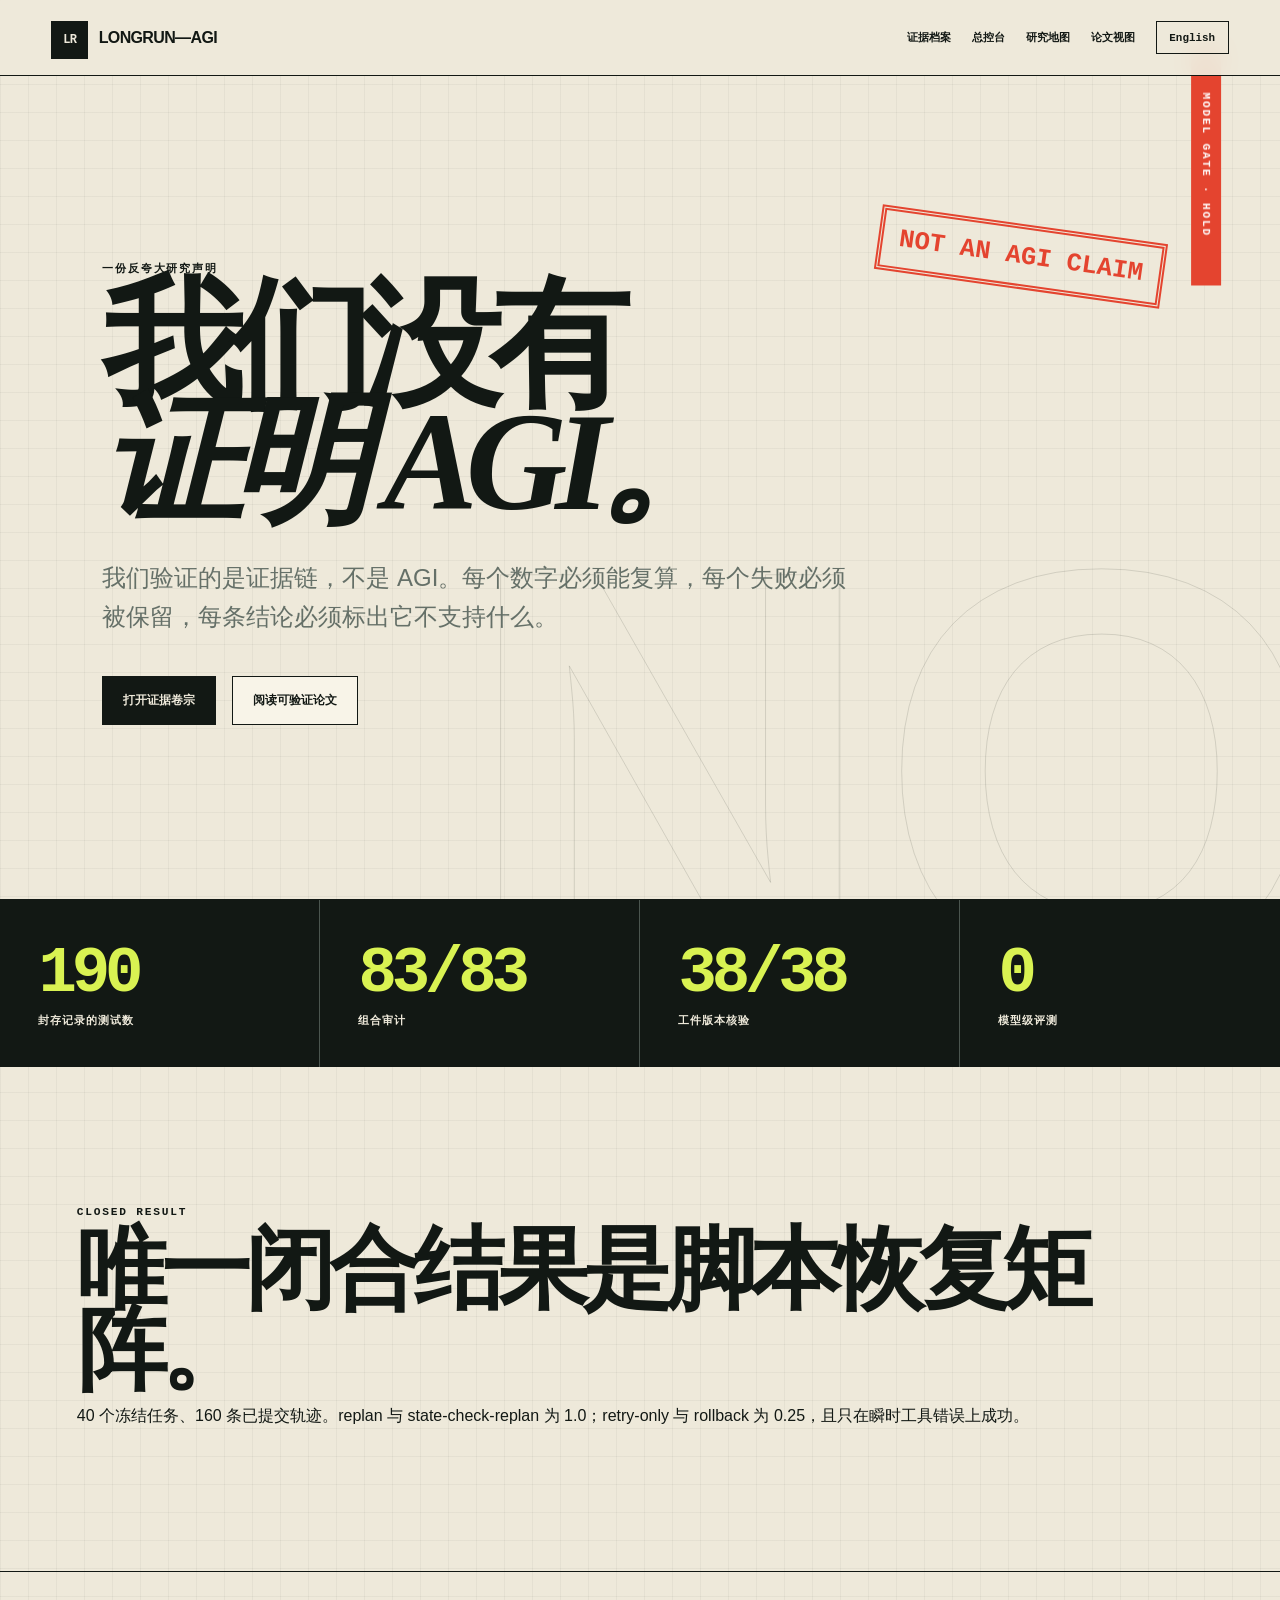
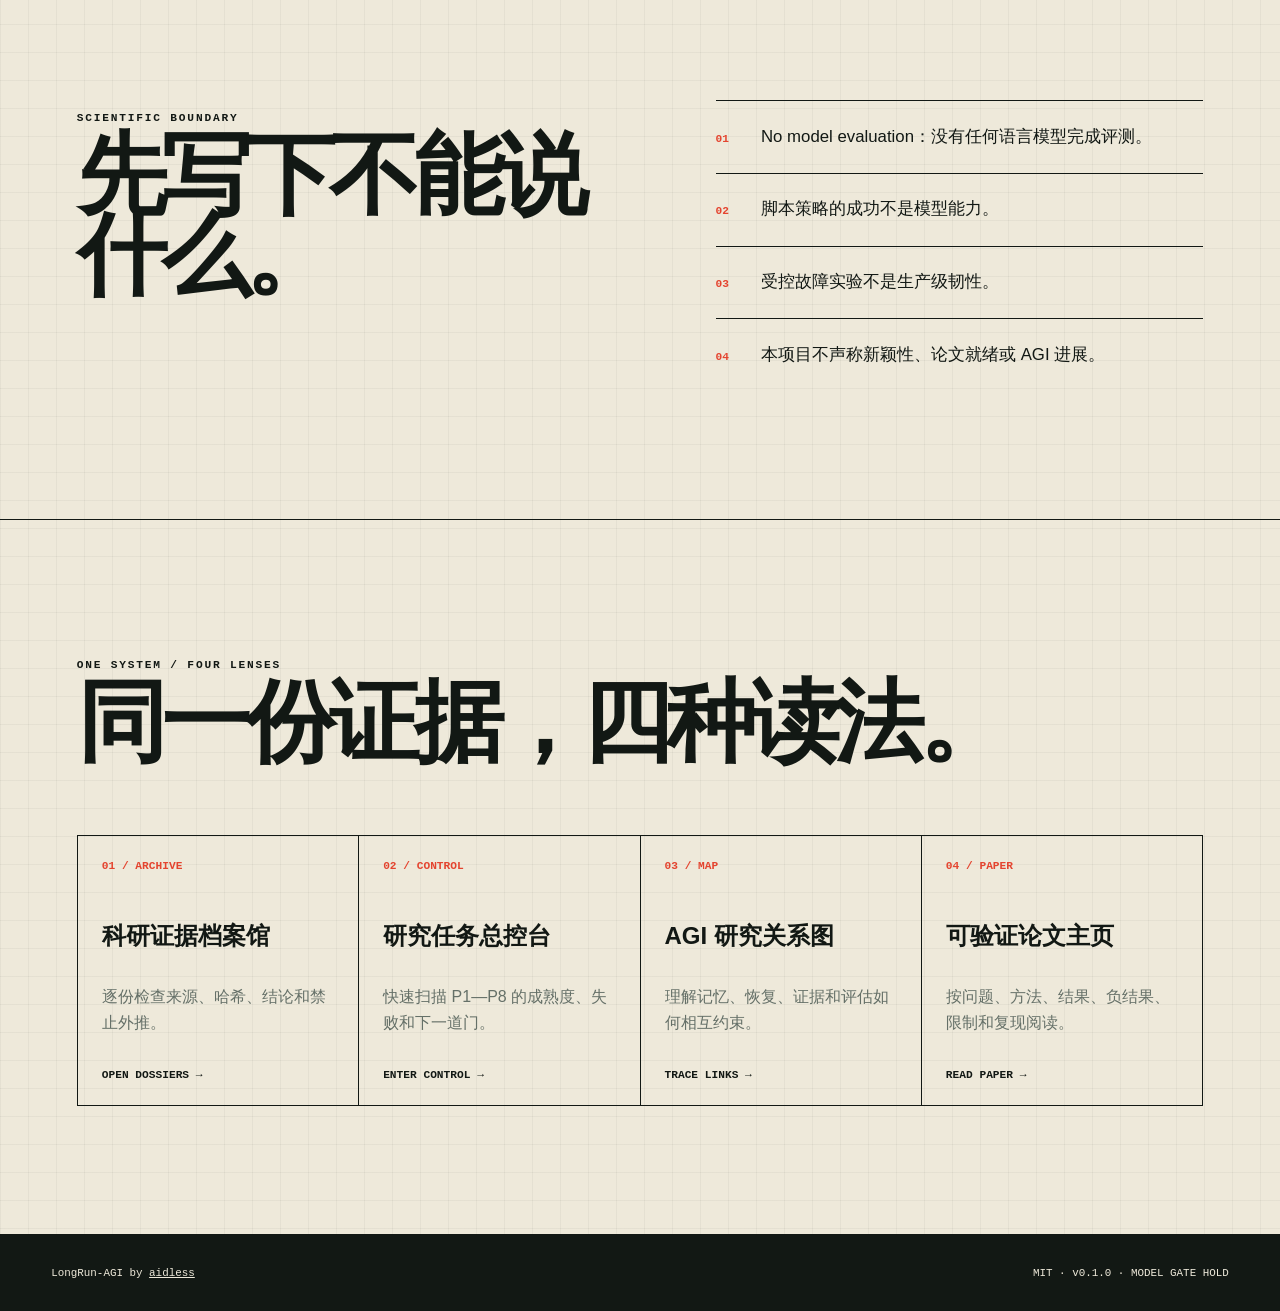
<file: docs/index.html>
<!doctype html><html lang="zh-CN"><head><meta charset="utf-8"><meta name="viewport" content="width=device-width,initial-scale=1"><meta name="description" content="LongRun-AGI 可验证研究操作系统"><title>LongRun-AGI｜我们没有证明 AGI</title><link rel="stylesheet" href="assets/site.css"><script src="assets/evidence.js" defer></script><script src="assets/site.js" defer></script></head><body data-page="home"><a class="skip-link" href="#main" data-zh="跳到正文" data-en="Skip to content">跳到正文</a>
<header class="topbar"><a class="brand" href="./"><b>LR</b>LONGRUN—AGI</a><nav class="nav" aria-label="主导航"><a href="archive/" data-zh="证据档案" data-en="Archive">证据档案</a><a href="control/" data-zh="总控台" data-en="Control">总控台</a><a href="map/" data-zh="研究地图" data-en="Map">研究地图</a><a href="paper/" data-zh="论文视图" data-en="Paper">论文视图</a><button class="lang" type="button" data-lang-toggle>English</button></nav></header><div class="gate-ribbon">MODEL GATE · HOLD</div>
<main id="main"><section class="hero"><div class="stamp">NOT AN AGI CLAIM</div><div class="hero-copy"><p class="kicker" data-zh="一份反夸大研究声明" data-en="An anti-hype research statement">一份反夸大研究声明</p><h1 class="display"><span data-zh="我们没有" data-en="We did not">我们没有</span><br><em data-zh="证明 AGI。" data-en="prove AGI.">证明 AGI。</em></h1><p class="lede" data-zh="我们验证的是证据链，不是 AGI。每个数字必须能复算，每个失败必须被保留，每条结论必须标出它不支持什么。" data-en="We verify evidence chains, not AGI. Every number must be recomputable, every failure retained, and every claim bounded by what it cannot support.">我们验证的是证据链，不是 AGI。每个数字必须能复算，每个失败必须被保留，每条结论必须标出它不支持什么。</p><div class="actions"><a class="action primary" href="archive/" data-zh="打开证据卷宗" data-en="Open evidence dossiers">打开证据卷宗</a><a class="action" href="paper/" data-zh="阅读可验证论文" data-en="Read verifiable paper">阅读可验证论文</a></div></div></section>
<section class="metrics" aria-label="验证摘要"><article class="metric"><strong>190</strong><span data-zh="封存记录的测试数" data-en="tests recorded in the portfolio-v4 seal">封存记录的测试数</span></article><article class="metric"><strong>83/83</strong><span data-zh="组合审计" data-en="portfolio checks">组合审计</span></article><article class="metric"><strong>38/38</strong><span data-zh="工件版本核验" data-en="artifact versions">工件版本核验</span></article><article class="metric"><strong>0</strong><span data-zh="模型级评测" data-en="model evaluations">模型级评测</span></article></section>
<section class="section" id="headline"><div><p class="kicker">CLOSED RESULT</p><h2 data-zh="唯一闭合结果是脚本恢复矩阵。" data-en="The only closed result is the scripted recovery matrix.">唯一闭合结果是脚本恢复矩阵。</h2><p data-zh="40 个冻结任务、160 条已提交轨迹。replan 与 state-check-replan 为 1.0；retry-only 与 rollback 为 0.25，且只在瞬时工具错误上成功。" data-en="40 frozen tasks and 160 committed traces. replan and state-check-replan are 1.0; retry-only and rollback are 0.25, and only on transient tool error. Scripted-policy contrast, not an LLM result.">40 个冻结任务、160 条已提交轨迹。replan 与 state-check-replan 为 1.0；retry-only 与 rollback 为 0.25，且只在瞬时工具错误上成功。</p></div></section>
<section class="section manifesto"><div><p class="kicker">SCIENTIFIC BOUNDARY</p><h2 data-zh="先写下不能说什么。" data-en="Write down what cannot be claimed first.">先写下不能说什么。</h2></div><ol><li><span data-zh="No model evaluation：没有任何语言模型完成评测。" data-en="No model evaluation has been completed.">No model evaluation：没有任何语言模型完成评测。</span></li><li><span data-zh="脚本策略的成功不是模型能力。" data-en="Scripted-policy success is not model capability.">脚本策略的成功不是模型能力。</span></li><li><span data-zh="受控故障实验不是生产级韧性。" data-en="Controlled faults do not establish production resilience.">受控故障实验不是生产级韧性。</span></li><li><span data-zh="本项目不声称新颖性、论文就绪或 AGI 进展。" data-en="This project claims no novelty, publication readiness, or AGI progress.">本项目不声称新颖性、论文就绪或 AGI 进展。</span></li></ol></section>
<section class="section"><div class="section-head"><div><p class="kicker">ONE SYSTEM / FOUR LENSES</p><h2 data-zh="同一份证据，四种读法。" data-en="One evidence base. Four ways in.">同一份证据，四种读法。</h2></div></div><div class="route-grid"><a class="route" href="archive/"><span class="num">01 / ARCHIVE</span><h3 data-zh="科研证据档案馆" data-en="Evidence archive">科研证据档案馆</h3><p data-zh="逐份检查来源、哈希、结论和禁止外推。" data-en="Inspect sources, hashes, findings, and prohibited extrapolations.">逐份检查来源、哈希、结论和禁止外推。</p><b>OPEN DOSSIERS →</b></a><a class="route" href="control/"><span class="num">02 / CONTROL</span><h3 data-zh="研究任务总控台" data-en="Mission control">研究任务总控台</h3><p data-zh="快速扫描 P1—P8 的成熟度、失败和下一道门。" data-en="Scan maturity, failures, and the next gate across P1—P8.">快速扫描 P1—P8 的成熟度、失败和下一道门。</p><b>ENTER CONTROL →</b></a><a class="route" href="map/"><span class="num">03 / MAP</span><h3 data-zh="AGI 研究关系图" data-en="Research map">AGI 研究关系图</h3><p data-zh="理解记忆、恢复、证据和评估如何相互约束。" data-en="See how memory, recovery, evidence, and evaluation constrain one another.">理解记忆、恢复、证据和评估如何相互约束。</p><b>TRACE LINKS →</b></a><a class="route" href="paper/"><span class="num">04 / PAPER</span><h3 data-zh="可验证论文主页" data-en="Verifiable paper">可验证论文主页</h3><p data-zh="按问题、方法、结果、负结果、限制和复现阅读。" data-en="Read problem, method, results, negatives, limits, and reproduction.">按问题、方法、结果、负结果、限制和复现阅读。</p><b>READ PAPER →</b></a></div></section></main><footer><span>LongRun-AGI by <a href="https://github.com/aidless">aidless</a></span><span>MIT · v0.1.0 · MODEL GATE HOLD</span></footer></body></html>
</file>
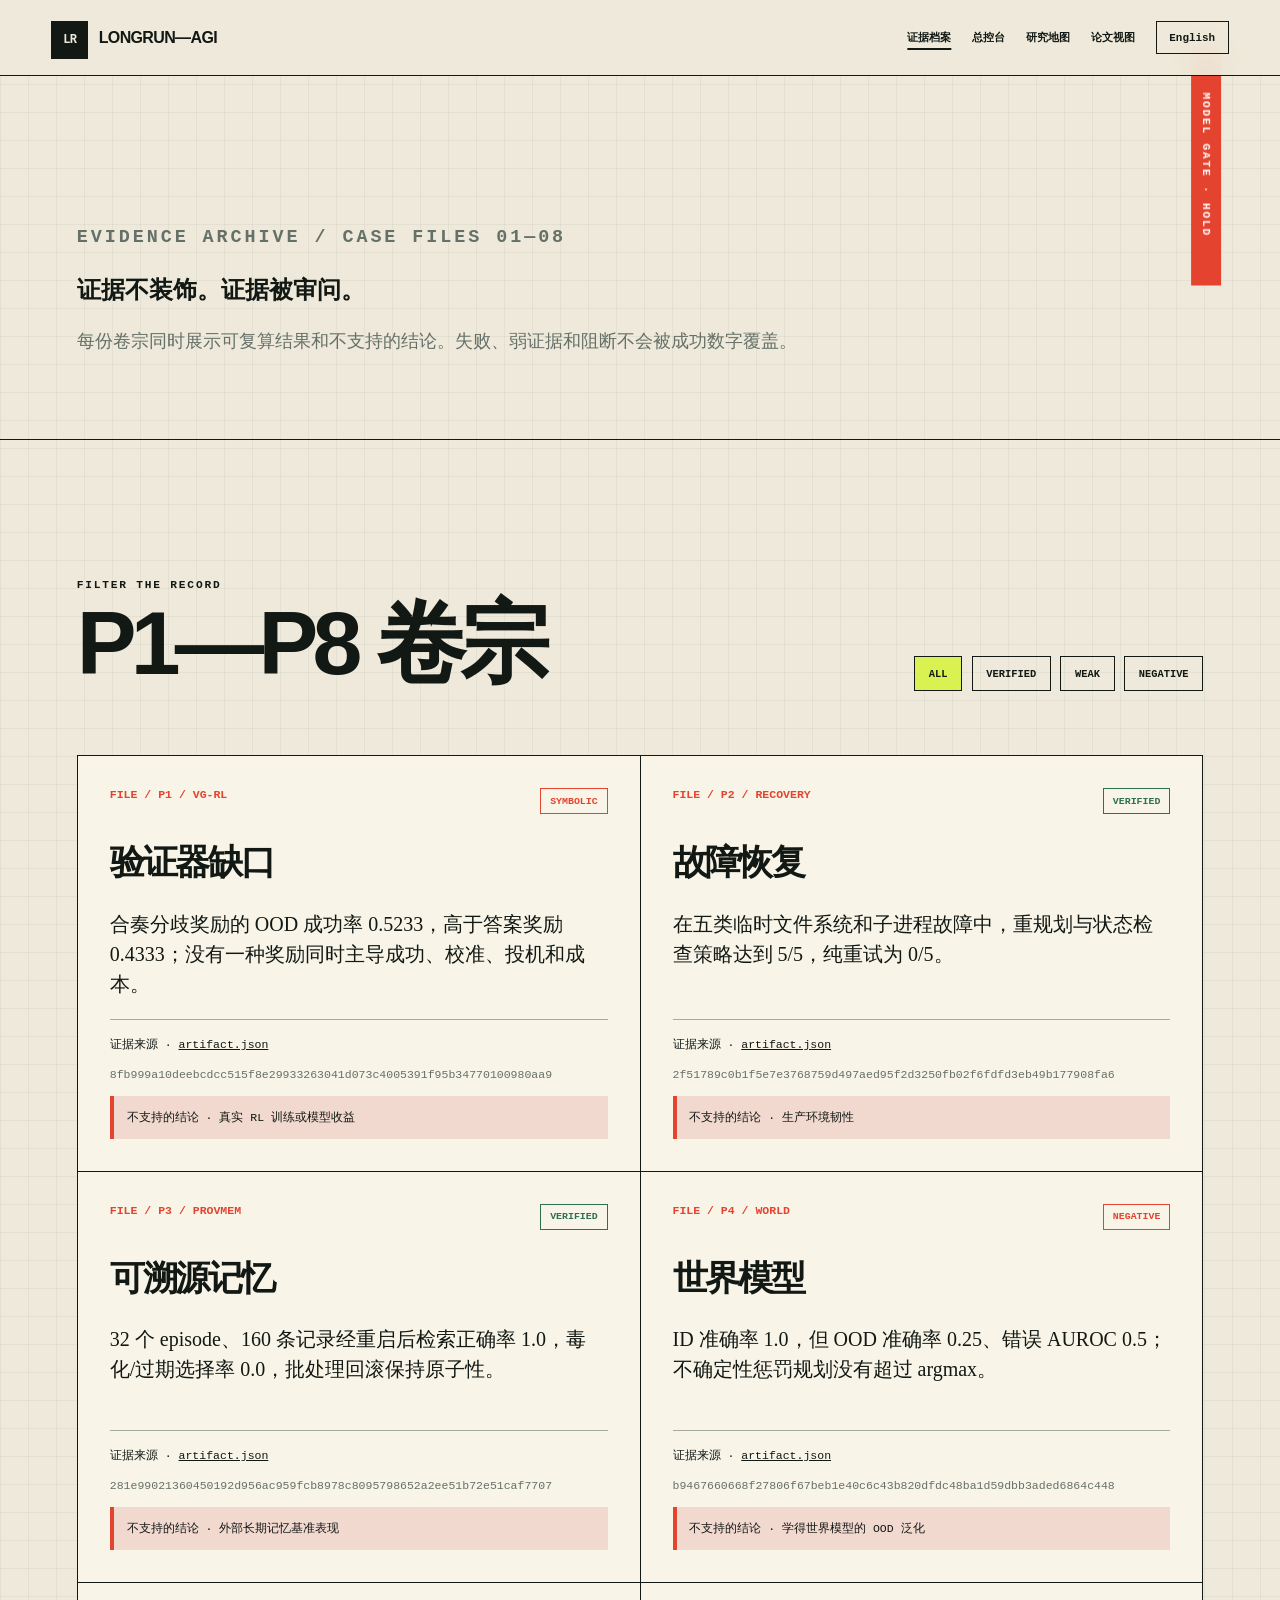
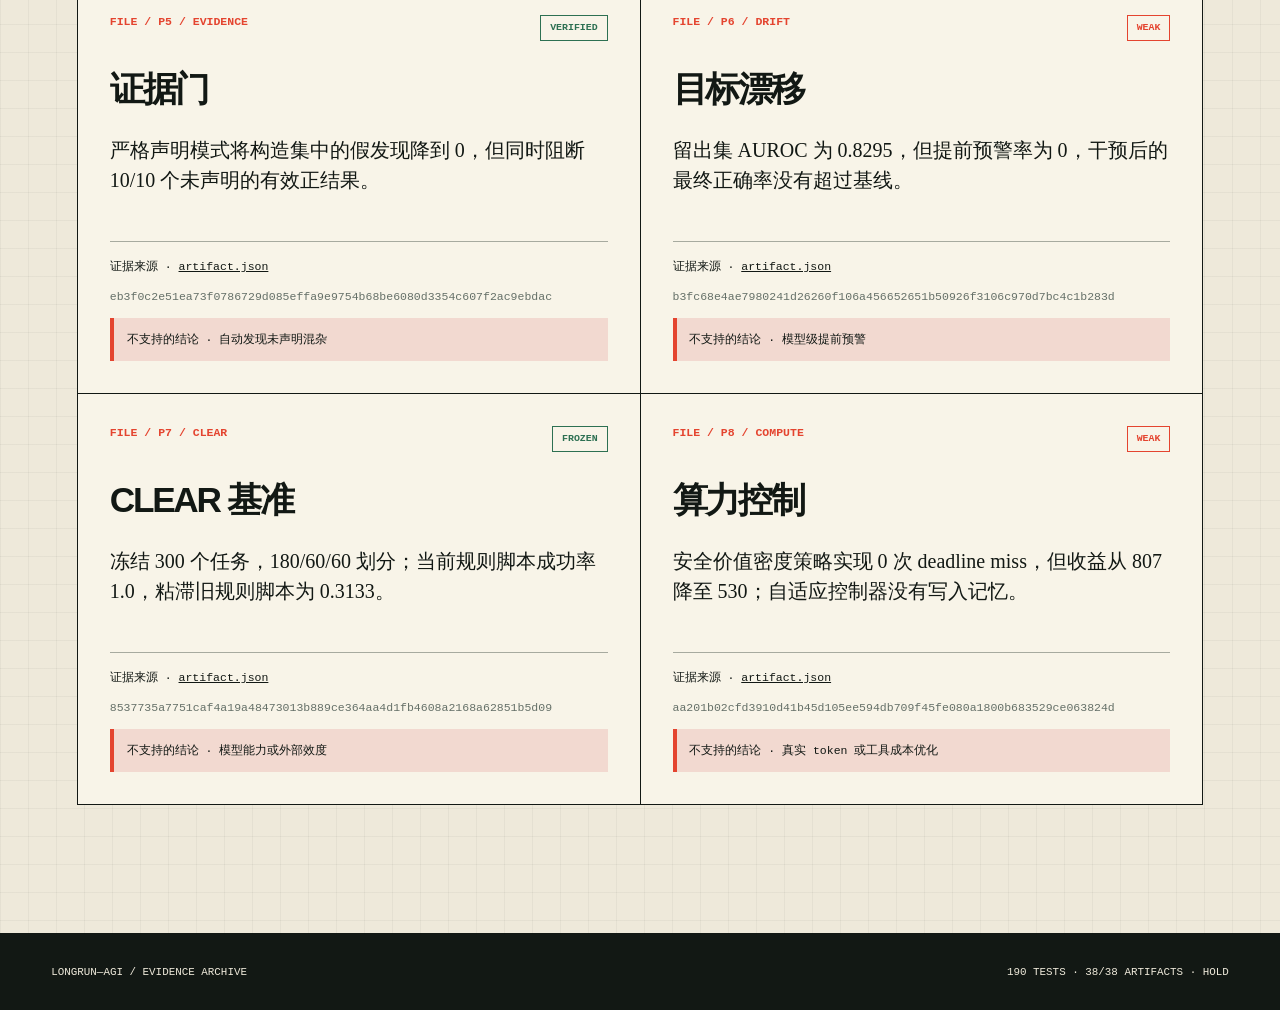
<file: docs/archive/index.html>
<!doctype html><html lang="zh-CN"><head><meta charset="utf-8"><meta name="viewport" content="width=device-width,initial-scale=1"><title>证据档案｜LongRun-AGI</title><link rel="stylesheet" href="../assets/site.css"><script src="../assets/evidence.js" defer></script><script src="../assets/site.js" defer></script></head><body data-page="archive"><a class="skip-link" href="#main">跳到正文</a><header class="topbar"><a class="brand" href="../"><b>LR</b>LONGRUN—AGI</a><nav class="nav" aria-label="主导航"><a href="./" aria-current="page" data-zh="证据档案" data-en="Archive">证据档案</a><a href="../control/" data-zh="总控台" data-en="Control">总控台</a><a href="../map/" data-zh="研究地图" data-en="Map">研究地图</a><a href="../paper/" data-zh="论文视图" data-en="Paper">论文视图</a><button class="lang" type="button" data-lang-toggle>English</button></nav></header><div class="gate-ribbon">MODEL GATE · HOLD</div><main id="main"><section class="subhero"><p class="kicker">EVIDENCE ARCHIVE / CASE FILES 01—08</p><h1 data-zh="证据不装饰。证据被审问。" data-en="Evidence is not decoration. It is interrogated.">证据不装饰。证据被审问。</h1><p data-zh="每份卷宗同时展示可复算结果和不支持的结论。失败、弱证据和阻断不会被成功数字覆盖。" data-en="Every dossier pairs recomputable results with unsupported conclusions. Failures, weak evidence, and blocks remain visible.">每份卷宗同时展示可复算结果和不支持的结论。失败、弱证据和阻断不会被成功数字覆盖。</p></section><section class="section"><div class="section-head"><div><p class="kicker">FILTER THE RECORD</p><h2 data-zh="P1—P8 卷宗" data-en="P1—P8 dossiers">P1—P8 卷宗</h2></div><div class="filters" aria-label="证据筛选"><button class="active" data-filter="all">ALL</button><button data-filter="verified">VERIFIED</button><button data-filter="weak">WEAK</button><button data-filter="negative">NEGATIVE</button></div></div><div class="dossiers">
<article class="dossier" data-kind="weak"><header><span class="file-id">FILE / P1 / VG-RL</span><span class="status weak">SYMBOLIC</span></header><h2 data-zh="验证器缺口" data-en="Verifier-Gap RL">验证器缺口</h2><p class="finding" data-zh="合奏分歧奖励的 OOD 成功率 0.5233，高于答案奖励 0.4333；没有一种奖励同时主导成功、校准、投机和成本。" data-en="Ensemble disagreement reaches 0.5233 OOD success versus 0.4333 for answer reward; no reward dominates all criteria.">合奏分歧奖励的 OOD 成功率 0.5233，高于答案奖励 0.4333；没有一种奖励同时主导成功、校准、投机和成本。</p><div class="evidence-row"><span>证据来源 · <a href="../artifacts/verifier-rewards-v0/v2/artifact.json">artifact.json</a></span><span class="hash">8fb999a10deebcdcc515f8e29933263041d073c4005391f95b34770100980aa9</span><span class="unsupported">不支持的结论 · 真实 RL 训练或模型收益</span></div></article>
<article class="dossier" data-kind="verified"><header><span class="file-id">FILE / P2 / RECOVERY</span><span class="status verified">VERIFIED</span></header><h2 data-zh="故障恢复" data-en="FailRecover">故障恢复</h2><p class="finding" data-zh="在五类临时文件系统和子进程故障中，重规划与状态检查策略达到 5/5，纯重试为 0/5。" data-en="Across five temporary filesystem and subprocess faults, replan reaches 5/5 while retry-only reaches 0/5.">在五类临时文件系统和子进程故障中，重规划与状态检查策略达到 5/5，纯重试为 0/5。</p><div class="evidence-row"><span>证据来源 · <a href="../artifacts/real-faults-v0/v1/artifact.json">artifact.json</a></span><span class="hash">2f51789c0b1f5e7e3768759d497aed95f2d3250fb02f6fdfd3eb49b177908fa6</span><span class="unsupported">不支持的结论 · 生产环境韧性</span></div></article>
<article class="dossier" data-kind="verified"><header><span class="file-id">FILE / P3 / PROVMEM</span><span class="status verified">VERIFIED</span></header><h2 data-zh="可溯源记忆" data-en="ProvMem">可溯源记忆</h2><p class="finding" data-zh="32 个 episode、160 条记录经重启后检索正确率 1.0，毒化/过期选择率 0.0，批处理回滚保持原子性。" data-en="Across 32 episodes and 160 records, reopened retrieval is 1.0, poison/stale selection is 0.0, and rollback remains atomic.">32 个 episode、160 条记录经重启后检索正确率 1.0，毒化/过期选择率 0.0，批处理回滚保持原子性。</p><div class="evidence-row"><span>证据来源 · <a href="../artifacts/persistent-memory-v0/v1/artifact.json">artifact.json</a></span><span class="hash">281e99021360450192d956ac959fcb8978c8095798652a2ee51b72e51caf7707</span><span class="unsupported">不支持的结论 · 外部长期记忆基准表现</span></div></article>
<article class="dossier" data-kind="negative"><header><span class="file-id">FILE / P4 / WORLD</span><span class="status negative">NEGATIVE</span></header><h2 data-zh="世界模型" data-en="World Model">世界模型</h2><p class="finding" data-zh="ID 准确率 1.0，但 OOD 准确率 0.25、错误 AUROC 0.5；不确定性惩罚规划没有超过 argmax。" data-en="ID accuracy is 1.0, but OOD accuracy is 0.25 and error AUROC 0.5; uncertainty-penalized planning does not beat argmax.">ID 准确率 1.0，但 OOD 准确率 0.25、错误 AUROC 0.5；不确定性惩罚规划没有超过 argmax。</p><div class="evidence-row"><span>证据来源 · <a href="../artifacts/world-model-calibration-v0/v1/artifact.json">artifact.json</a></span><span class="hash">b9467660668f27806f67beb1e40c6c43b820dfdc48ba1d59dbb3aded6864c448</span><span class="unsupported">不支持的结论 · 学得世界模型的 OOD 泛化</span></div></article>
<article class="dossier" data-kind="verified"><header><span class="file-id">FILE / P5 / EVIDENCE</span><span class="status verified">VERIFIED</span></header><h2 data-zh="证据门" data-en="Evidence Gate">证据门</h2><p class="finding" data-zh="严格声明模式将构造集中的假发现降到 0，但同时阻断 10/10 个未声明的有效正结果。" data-en="The strict claim schema reduces constructed false discoveries to 0 while blocking 10/10 valid undeclared positives.">严格声明模式将构造集中的假发现降到 0，但同时阻断 10/10 个未声明的有效正结果。</p><div class="evidence-row"><span>证据来源 · <a href="../artifacts/claim-schema-v0/v1/artifact.json">artifact.json</a></span><span class="hash">eb3f0c2e51ea73f0786729d085effa9e9754b68be6080d3354c607f2ac9ebdac</span><span class="unsupported">不支持的结论 · 自动发现未声明混杂</span></div></article>
<article class="dossier" data-kind="weak"><header><span class="file-id">FILE / P6 / DRIFT</span><span class="status weak">WEAK</span></header><h2 data-zh="目标漂移" data-en="Goal Drift">目标漂移</h2><p class="finding" data-zh="留出集 AUROC 为 0.8295，但提前预警率为 0，干预后的最终正确率没有超过基线。" data-en="Held-out AUROC is 0.8295, but early-warning rate is 0 and intervention does not improve final correctness.">留出集 AUROC 为 0.8295，但提前预警率为 0，干预后的最终正确率没有超过基线。</p><div class="evidence-row"><span>证据来源 · <a href="../artifacts/goal-drift-monitor-v0/v1/artifact.json">artifact.json</a></span><span class="hash">b3fc68e4ae7980241d26260f106a456652651b50926f3106c970d7bc4c1b283d</span><span class="unsupported">不支持的结论 · 模型级提前预警</span></div></article>
<article class="dossier" data-kind="verified"><header><span class="file-id">FILE / P7 / CLEAR</span><span class="status verified">FROZEN</span></header><h2 data-zh="CLEAR 基准" data-en="CLEAR-Bench">CLEAR 基准</h2><p class="finding" data-zh="冻结 300 个任务，180/60/60 划分；当前规则脚本成功率 1.0，粘滞旧规则脚本为 0.3133。" data-en="A frozen 300-task 180/60/60 split; current-rule scripted success is 1.0 versus 0.3133 for sticky-old-rule.">冻结 300 个任务，180/60/60 划分；当前规则脚本成功率 1.0，粘滞旧规则脚本为 0.3133。</p><div class="evidence-row"><span>证据来源 · <a href="../artifacts/clear-300-v1/v1/artifact.json">artifact.json</a></span><span class="hash">8537735a7751caf4a19a48473013b889ce364aa4d1fb4608a2168a62851b5d09</span><span class="unsupported">不支持的结论 · 模型能力或外部效度</span></div></article>
<article class="dossier" data-kind="weak"><header><span class="file-id">FILE / P8 / COMPUTE</span><span class="status weak">WEAK</span></header><h2 data-zh="算力控制" data-en="Compute Control">算力控制</h2><p class="finding" data-zh="安全价值密度策略实现 0 次 deadline miss，但收益从 807 降至 530；自适应控制器没有写入记忆。" data-en="Safe value density reaches zero deadline misses but reward falls from 807 to 530; the adaptive controller writes no memory.">安全价值密度策略实现 0 次 deadline miss，但收益从 807 降至 530；自适应控制器没有写入记忆。</p><div class="evidence-row"><span>证据来源 · <a href="../artifacts/adaptive-controller-v0/v1/artifact.json">artifact.json</a></span><span class="hash">aa201b02cfd3910d41b45d105ee594db709f45fe080a1800b683529ce063824d</span><span class="unsupported">不支持的结论 · 真实 token 或工具成本优化</span></div></article>
</div></section></main><footer><span>LONGRUN—AGI / EVIDENCE ARCHIVE</span><span>190 TESTS · 38/38 ARTIFACTS · HOLD</span></footer></body></html>
</file>
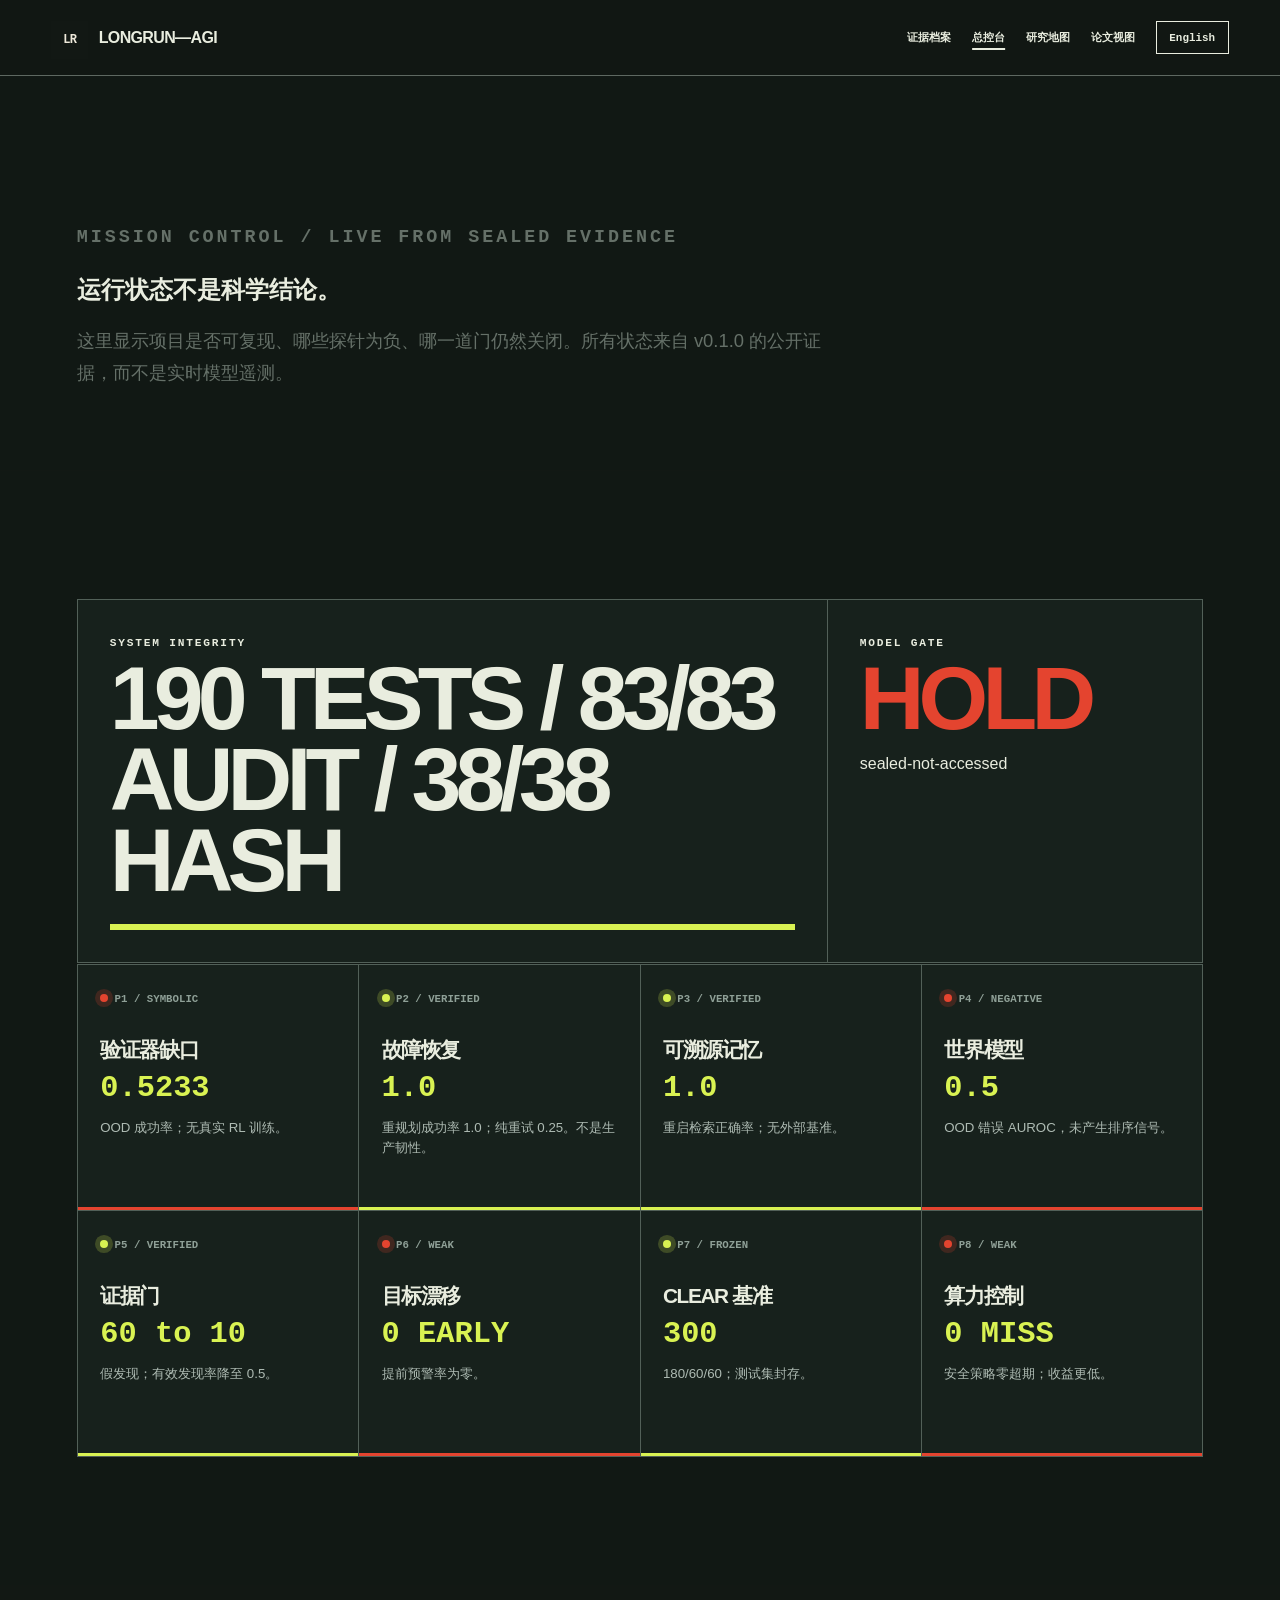
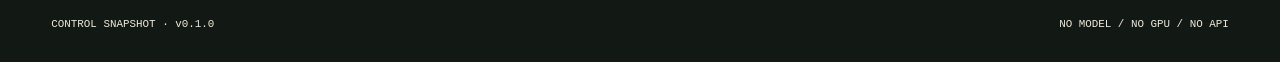
<file: docs/control/index.html>
<!doctype html><html lang="zh-CN"><head><meta charset="utf-8"><meta name="viewport" content="width=device-width,initial-scale=1"><title>研究总控台｜LongRun-AGI</title><link rel="stylesheet" href="../assets/site.css"><script src="../assets/evidence.js" defer></script><script src="../assets/site.js" defer></script></head><body class="control-shell" data-page="control"><a class="skip-link" href="#main">跳到正文</a><header class="topbar"><a class="brand" href="../"><b>LR</b>LONGRUN—AGI</a><nav class="nav" aria-label="主导航"><a href="../archive/" data-zh="证据档案" data-en="Archive">证据档案</a><a href="./" aria-current="page" data-zh="总控台" data-en="Control">总控台</a><a href="../map/" data-zh="研究地图" data-en="Map">研究地图</a><a href="../paper/" data-zh="论文视图" data-en="Paper">论文视图</a><button class="lang" type="button" data-lang-toggle>English</button></nav></header><main id="main"><section class="subhero"><p class="kicker">MISSION CONTROL / LIVE FROM SEALED EVIDENCE</p><h1 data-zh="运行状态不是科学结论。" data-en="Operational status is not a scientific conclusion.">运行状态不是科学结论。</h1><p data-zh="这里显示项目是否可复现、哪些探针为负、哪一道门仍然关闭。所有状态来自 v0.1.0 的公开证据，而不是实时模型遥测。" data-en="This view shows reproducibility, negative probes, and closed gates. States come from v0.1.0 evidence, not live model telemetry.">这里显示项目是否可复现、哪些探针为负、哪一道门仍然关闭。所有状态来自 v0.1.0 的公开证据，而不是实时模型遥测。</p></section><section class="section"><div class="telemetry"><div><span class="kicker">SYSTEM INTEGRITY</span><h2>190 TESTS / 83/83 AUDIT / 38/38 HASH</h2><div class="bar"><i style="--value:100%"></i></div></div><div><span class="kicker">MODEL GATE</span><h2 style="color:var(--red)">HOLD</h2><p>sealed-not-accessed</p></div></div><div class="control-grid">
<article class="module" data-package="P1" data-kind="weak"><small><i class="pulse"></i> P1 / SYMBOLIC</small><h2 data-zh="验证器缺口" data-en="Verifier-Gap RL">验证器缺口</h2><div class="reading">0.5233</div><p data-zh="OOD 成功率；无真实 RL 训练。" data-en="OOD success; no real RL training.">OOD 成功率；无真实 RL 训练。</p></article><article class="module" data-package="P2" data-kind="verified"><small><i class="pulse"></i> P2 / VERIFIED</small><h2 data-zh="故障恢复" data-en="FailRecover">故障恢复</h2><div class="reading">1.0</div><p data-zh="重规划成功率 1.0；纯重试 0.25。不是生产韧性。" data-en="Replan rate 1.0; retry-only 0.25. Not production resilience.">重规划成功率 1.0；纯重试 0.25。不是生产韧性。</p></article><article class="module" data-package="P3" data-kind="verified"><small><i class="pulse"></i> P3 / VERIFIED</small><h2 data-zh="可溯源记忆" data-en="ProvMem">可溯源记忆</h2><div class="reading">1.0</div><p data-zh="重启检索正确率；无外部基准。" data-en="Reopened retrieval; no external benchmark.">重启检索正确率；无外部基准。</p></article><article class="module" data-package="P4" data-kind="negative"><small><i class="pulse"></i> P4 / NEGATIVE</small><h2 data-zh="世界模型" data-en="World Model">世界模型</h2><div class="reading">0.5</div><p data-zh="OOD 错误 AUROC，未产生排序信号。" data-en="OOD error AUROC; no ranking signal.">OOD 错误 AUROC，未产生排序信号。</p></article><article class="module" data-package="P5" data-kind="verified"><small><i class="pulse"></i> P5 / VERIFIED</small><h2 data-zh="证据门" data-en="Evidence Gate">证据门</h2><div class="reading">60 to 10</div><p data-zh="假发现；有效发现率降至 0.5。" data-en="False discoveries; valid discovery falls to 0.5.">假发现；有效发现率降至 0.5。</p></article><article class="module" data-package="P6" data-kind="weak"><small><i class="pulse"></i> P6 / WEAK</small><h2 data-zh="目标漂移" data-en="Goal Drift">目标漂移</h2><div class="reading">0 EARLY</div><p data-zh="提前预警率为零。" data-en="Early-warning rate is zero.">提前预警率为零。</p></article><article class="module" data-package="P7" data-kind="verified"><small><i class="pulse"></i> P7 / FROZEN</small><h2 data-zh="CLEAR 基准" data-en="CLEAR-Bench">CLEAR 基准</h2><div class="reading">300</div><p data-zh="180/60/60；测试集封存。" data-en="180/60/60; test split sealed.">180/60/60；测试集封存。</p></article><article class="module" data-package="P8" data-kind="weak"><small><i class="pulse"></i> P8 / WEAK</small><h2 data-zh="算力控制" data-en="Compute Control">算力控制</h2><div class="reading">0 MISS</div><p data-zh="安全策略零超期；收益更低。" data-en="Safe policy has zero misses; lower reward.">安全策略零超期；收益更低。</p></article></div></section></main><footer><span>CONTROL SNAPSHOT · v0.1.0</span><span>NO MODEL / NO GPU / NO API</span></footer></body></html>
</file>
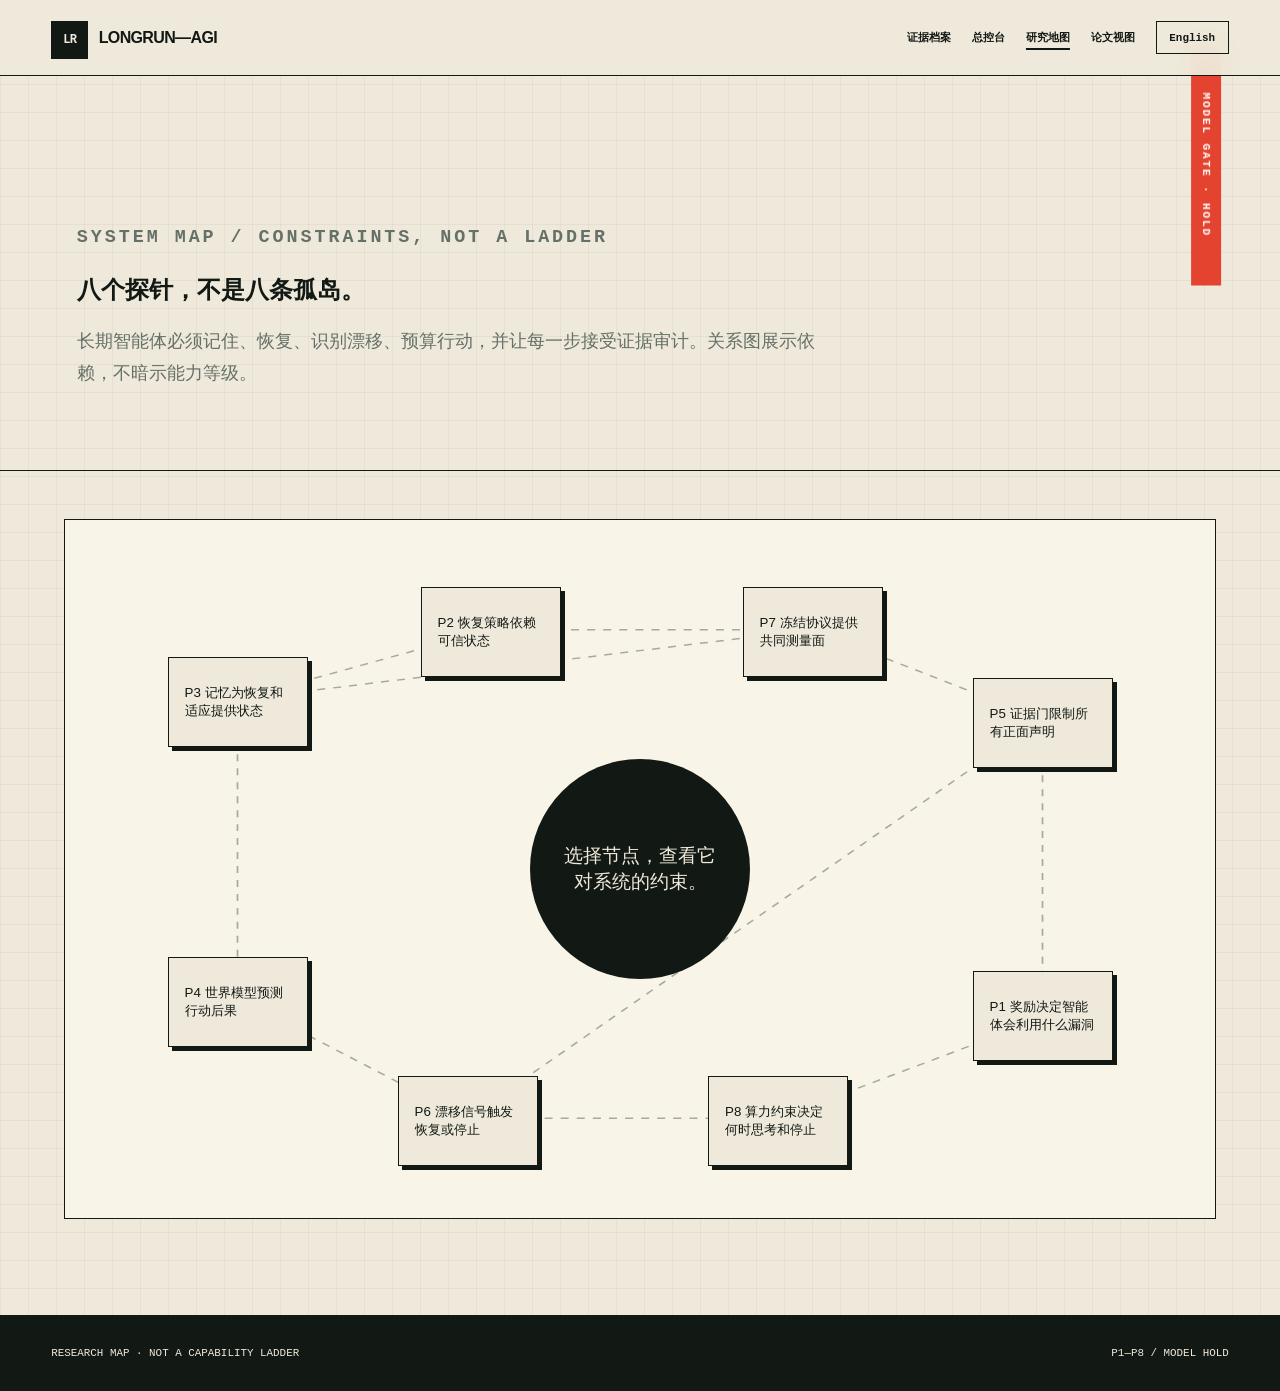
<file: docs/map/index.html>
<!doctype html><html lang="zh-CN"><head><meta charset="utf-8"><meta name="viewport" content="width=device-width,initial-scale=1"><title>研究地图｜LongRun-AGI</title><link rel="stylesheet" href="../assets/site.css"><script src="../assets/evidence.js" defer></script><script src="../assets/site.js" defer></script></head><body data-page="map"><a class="skip-link" href="#main">跳到正文</a><header class="topbar"><a class="brand" href="../"><b>LR</b>LONGRUN—AGI</a><nav class="nav" aria-label="主导航"><a href="../archive/" data-zh="证据档案" data-en="Archive">证据档案</a><a href="../control/" data-zh="总控台" data-en="Control">总控台</a><a href="./" aria-current="page" data-zh="研究地图" data-en="Map">研究地图</a><a href="../paper/" data-zh="论文视图" data-en="Paper">论文视图</a><button class="lang" type="button" data-lang-toggle>English</button></nav></header><div class="gate-ribbon">MODEL GATE · HOLD</div><main id="main"><section class="subhero"><p class="kicker">SYSTEM MAP / CONSTRAINTS, NOT A LADDER</p><h1 data-zh="八个探针，不是八条孤岛。" data-en="Eight probes. Not eight islands.">八个探针，不是八条孤岛。</h1><p data-zh="长期智能体必须记住、恢复、识别漂移、预算行动，并让每一步接受证据审计。关系图展示依赖，不暗示能力等级。" data-en="Long-horizon agents must remember, recover, detect drift, budget actions, and expose each step to evidence audit. Links show dependencies, not capability levels.">长期智能体必须记住、恢复、识别漂移、预算行动，并让每一步接受证据审计。关系图展示依赖，不暗示能力等级。</p></section><section class="map-wrap"><div class="research-map" aria-label="研究关系图"><svg viewBox="0 0 1000 700" preserveAspectRatio="none" aria-hidden="true"><line data-edge="P3-P2" x1="150" y1="180" x2="370" y2="110"/><line data-edge="P2-P7" x1="370" y1="110" x2="650" y2="110"/><line data-edge="P7-P5" x1="650" y1="110" x2="850" y2="200"/><line data-edge="P5-P1" x1="850" y1="200" x2="850" y2="500"/><line data-edge="P1-P8" x1="850" y1="500" x2="620" y2="600"/><line data-edge="P8-P6" x1="620" y1="600" x2="350" y2="600"/><line data-edge="P6-P4" x1="350" y1="600" x2="150" y2="480"/><line data-edge="P4-P3" x1="150" y1="480" x2="150" y2="180"/><line data-edge="P3-P7" x1="150" y1="180" x2="650" y2="110"/><line data-edge="P5-P6" x1="850" y1="200" x2="350" y2="600"/></svg><button class="node" data-node="P1" data-zh="P1 奖励决定智能体会利用什么漏洞" data-en="P1 Rewards shape which gaps an agent exploits" style="--x:85%;--y:71%"><b>P1</b><span data-zh="验证器缺口" data-en="Verifier Gap">验证器缺口</span></button><button class="node" data-node="P2" data-zh="P2 恢复策略依赖可信状态" data-en="P2 Recovery depends on trusted state" style="--x:37%;--y:16%"><b>P2</b><span data-zh="故障恢复" data-en="Recovery">故障恢复</span></button><button class="node" data-node="P3" data-zh="P3 记忆为恢复和适应提供状态" data-en="P3 Memory supplies state for recovery and adaptation" style="--x:15%;--y:26%"><b>P3</b><span data-zh="可溯源记忆" data-en="ProvMem">可溯源记忆</span></button><button class="node" data-node="P4" data-zh="P4 世界模型预测行动后果" data-en="P4 World models predict action consequences" style="--x:15%;--y:69%"><b>P4</b><span data-zh="世界模型" data-en="World Model">世界模型</span></button><button class="node" data-node="P5" data-zh="P5 证据门限制所有正面声明" data-en="P5 Evidence gates constrain every positive claim" style="--x:85%;--y:29%"><b>P5</b><span data-zh="证据门" data-en="Evidence Gate">证据门</span></button><button class="node" data-node="P6" data-zh="P6 漂移信号触发恢复或停止" data-en="P6 Drift signals trigger recovery or stop" style="--x:35%;--y:86%"><b>P6</b><span data-zh="目标漂移" data-en="Goal Drift">目标漂移</span></button><button class="node" data-node="P7" data-zh="P7 冻结协议提供共同测量面" data-en="P7 Frozen protocols provide a shared measurement surface" style="--x:65%;--y:16%"><b>P7</b><span data-zh="CLEAR 基准" data-en="CLEAR-Bench">CLEAR 基准</span></button><button class="node" data-node="P8" data-zh="P8 算力约束决定何时思考和停止" data-en="P8 Compute constraints decide when to think and stop" style="--x:62%;--y:86%"><b>P8</b><span data-zh="算力控制" data-en="Compute Control">算力控制</span></button><div class="map-detail" data-map-detail>选择节点，查看它对系统的约束。</div></div><ol class="mobile-path" aria-label="移动端研究路径"><li><b>P3 记忆</b><p>可信状态让恢复成为可能。</p></li><li><b>P2 恢复</b><p>恢复依赖当前规则和状态检查。</p></li><li><b>P7 评测</b><p>冻结协议区分适应与粘滞。</p></li><li><b>P5 证据</b><p>限制从结果到声明的跃迁。</p></li><li><b>P1 奖励</b><p>奖励设计决定可被利用的缺口。</p></li><li><b>P8 算力</b><p>预算限制行动、反思与停止。</p></li><li><b>P6 漂移</b><p>监测目标是否偏离。</p></li><li><b>P4 世界模型</b><p>预测在 OOD 条件下仍然脆弱。</p></li></ol></section></main><footer><span>RESEARCH MAP · NOT A CAPABILITY LADDER</span><span>P1—P8 / MODEL HOLD</span></footer></body></html>
</file>
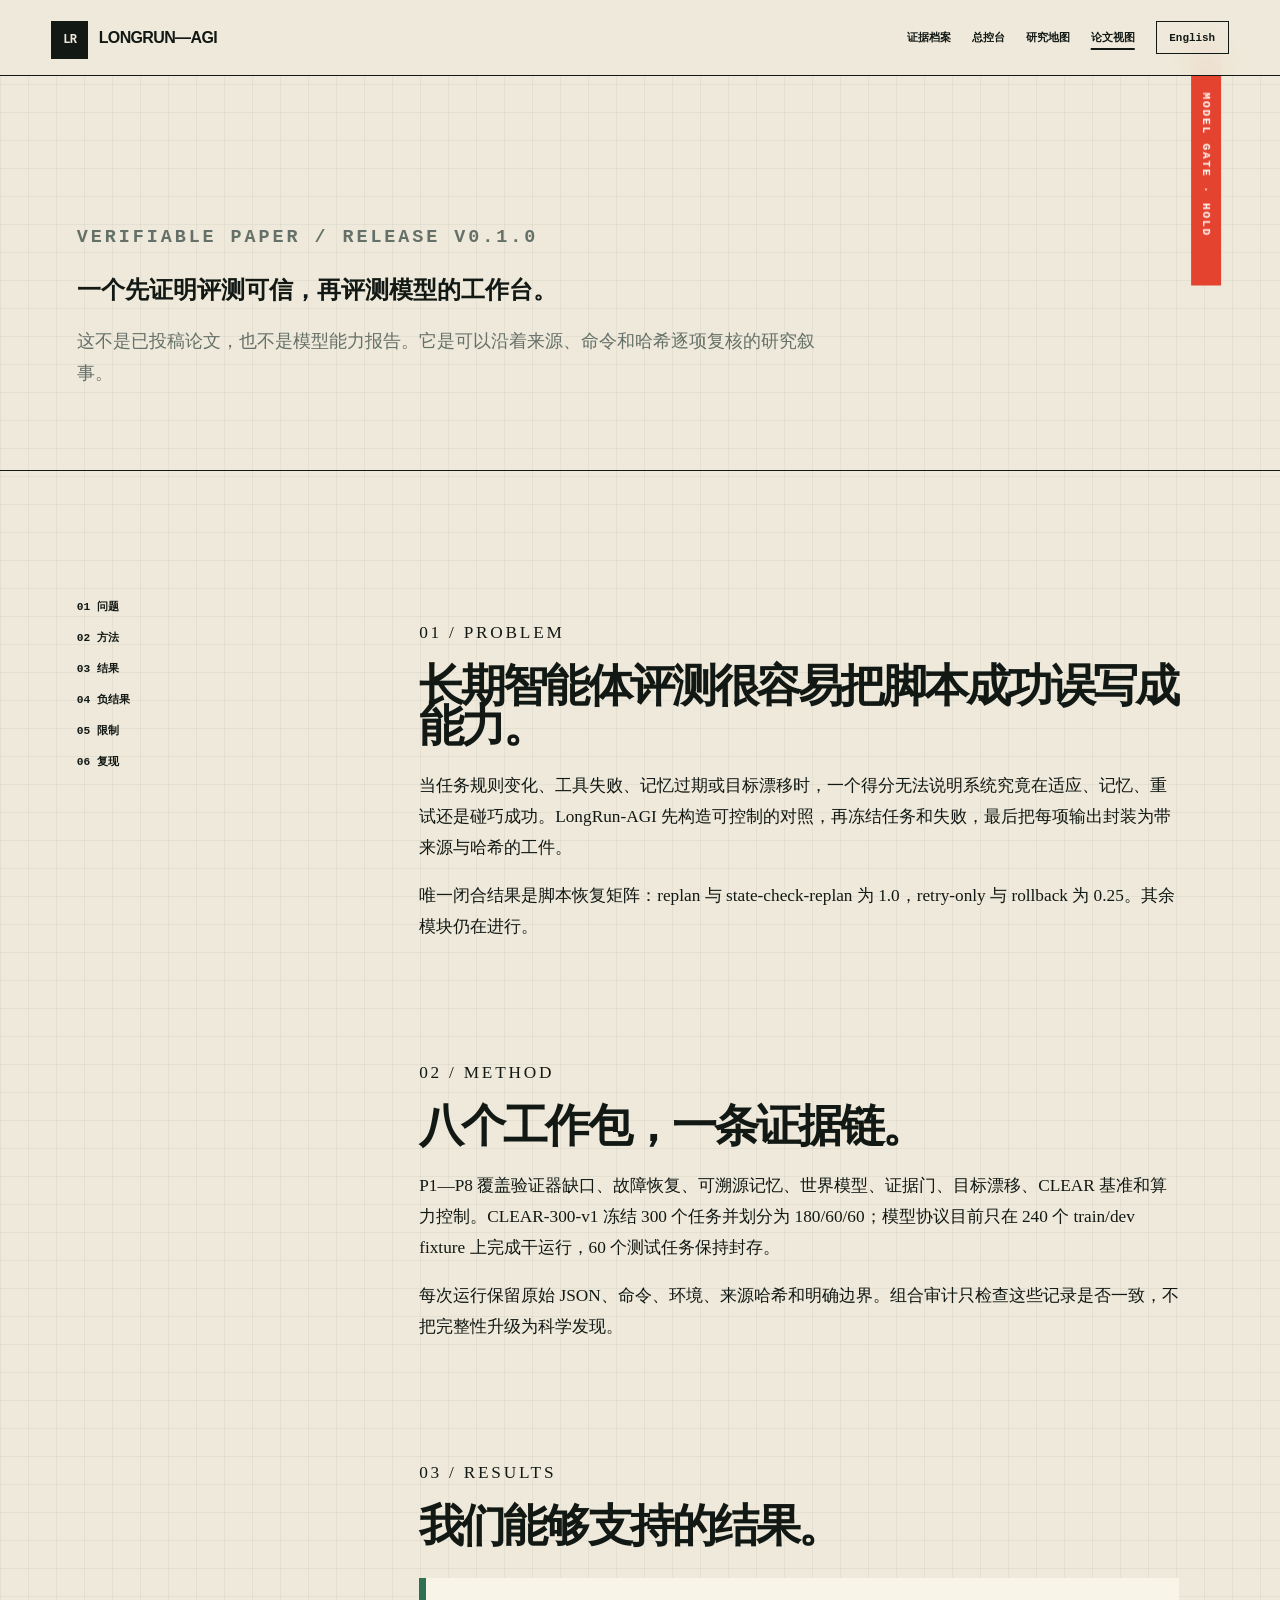
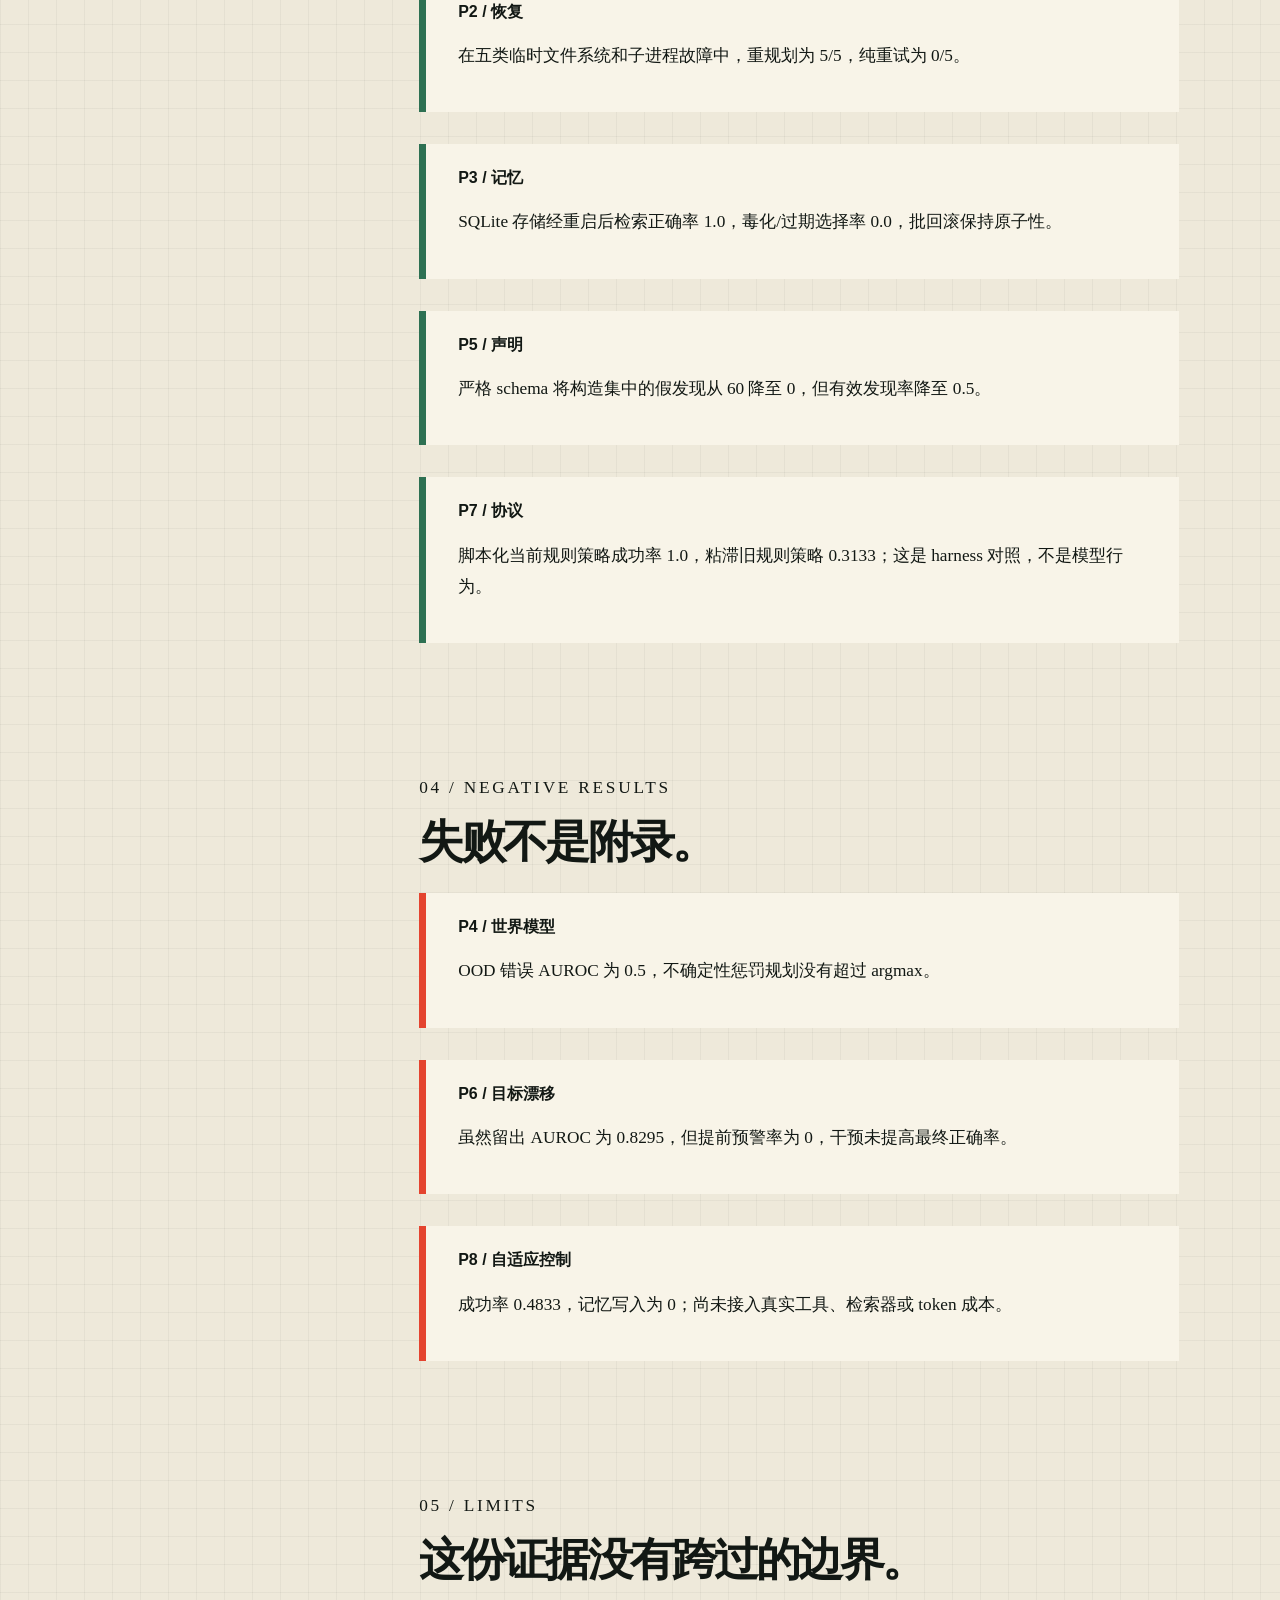
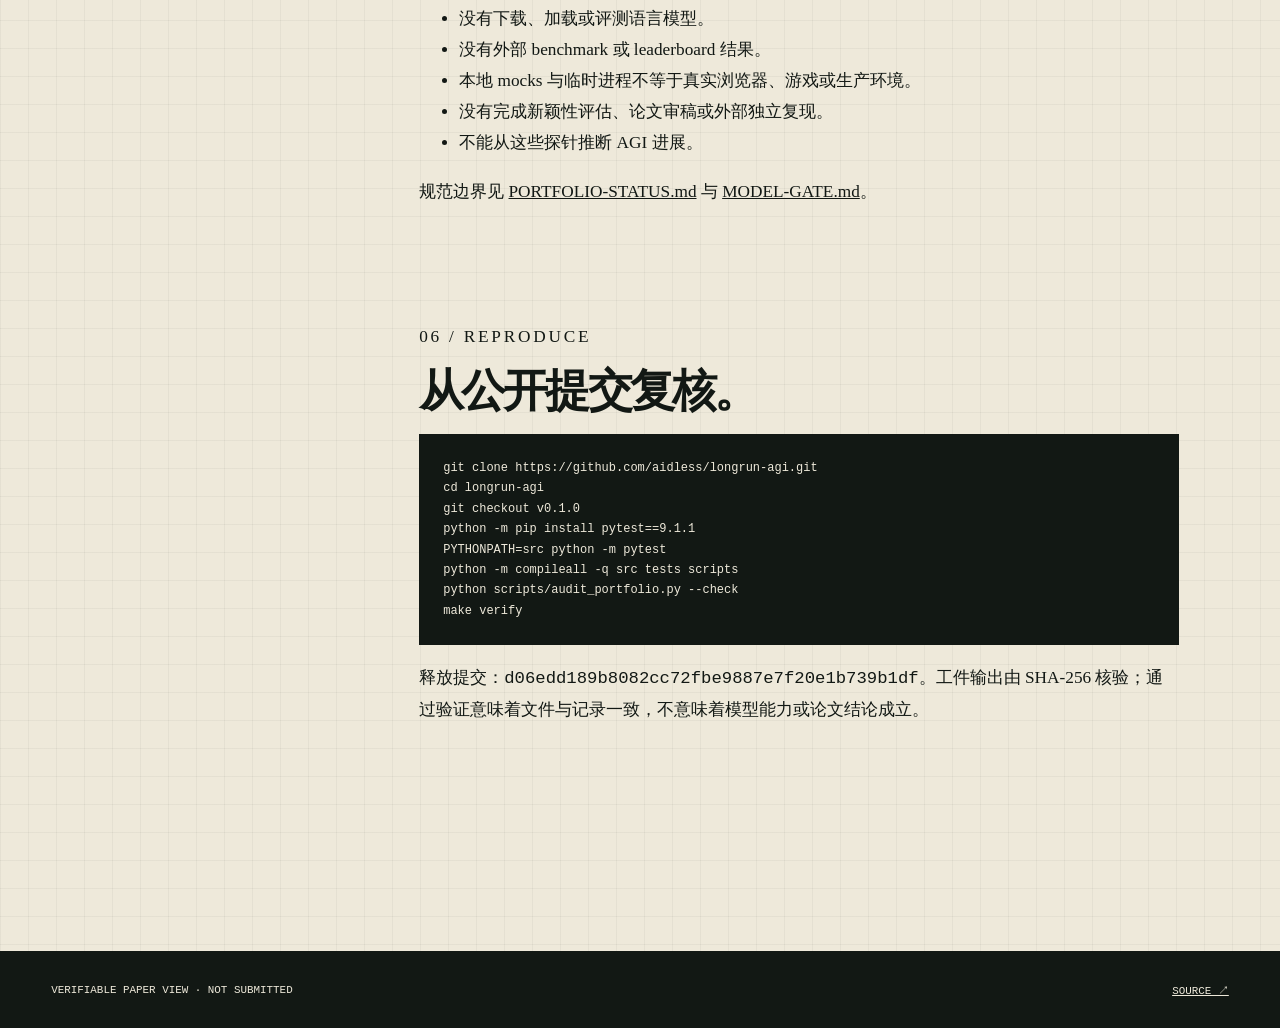
<file: docs/paper/index.html>
<!doctype html><html lang="zh-CN"><head><meta charset="utf-8"><meta name="viewport" content="width=device-width,initial-scale=1"><title>可验证论文｜LongRun-AGI</title><link rel="stylesheet" href="../assets/site.css"><script src="../assets/evidence.js" defer></script><script src="../assets/site.js" defer></script></head><body data-page="paper"><a class="skip-link" href="#main">跳到正文</a><header class="topbar"><a class="brand" href="../"><b>LR</b>LONGRUN—AGI</a><nav class="nav" aria-label="主导航"><a href="../archive/" data-zh="证据档案" data-en="Archive">证据档案</a><a href="../control/" data-zh="总控台" data-en="Control">总控台</a><a href="../map/" data-zh="研究地图" data-en="Map">研究地图</a><a href="./" aria-current="page" data-zh="论文视图" data-en="Paper">论文视图</a><button class="lang" type="button" data-lang-toggle>English</button></nav></header><div class="gate-ribbon">MODEL GATE · HOLD</div><main id="main"><section class="subhero"><p class="kicker">VERIFIABLE PAPER / RELEASE v0.1.0</p><h1 data-zh="一个先证明评测可信，再评测模型的工作台。" data-en="A workbench that verifies evaluation before evaluating models.">一个先证明评测可信，再评测模型的工作台。</h1><p data-zh="这不是已投稿论文，也不是模型能力报告。它是可以沿着来源、命令和哈希逐项复核的研究叙事。" data-en="This is neither a submitted paper nor a capability report. It is a research narrative that can be checked through sources, commands, and hashes.">这不是已投稿论文，也不是模型能力报告。它是可以沿着来源、命令和哈希逐项复核的研究叙事。</p></section><section class="section"><div class="paper-layout"><nav class="paper-nav" aria-label="论文目录"><a href="#problem">01 问题</a><a href="#method">02 方法</a><a href="#results">03 结果</a><a href="#negative-results">04 负结果</a><a href="#limits">05 限制</a><a href="#reproduce">06 复现</a></nav><article class="paper-body"><section id="problem"><p class="kicker">01 / PROBLEM</p><h2 data-zh="长期智能体评测很容易把脚本成功误写成能力。" data-en="Long-horizon evaluation easily mistakes scripted success for capability.">长期智能体评测很容易把脚本成功误写成能力。</h2><p>当任务规则变化、工具失败、记忆过期或目标漂移时，一个得分无法说明系统究竟在适应、记忆、重试还是碰巧成功。LongRun-AGI 先构造可控制的对照，再冻结任务和失败，最后把每项输出封装为带来源与哈希的工件。</p><p data-zh="唯一闭合结果是脚本恢复矩阵：replan 与 state-check-replan 为 1.0，retry-only 与 rollback 为 0.25。其余模块仍在进行。" data-en="The only closed result is the scripted recovery matrix: replan and state-check-replan are 1.0; retry-only and rollback are 0.25. Every other module is still in progress.">唯一闭合结果是脚本恢复矩阵：replan 与 state-check-replan 为 1.0，retry-only 与 rollback 为 0.25。其余模块仍在进行。</p></section><section id="method"><p class="kicker">02 / METHOD</p><h2>八个工作包，一条证据链。</h2><p>P1—P8 覆盖验证器缺口、故障恢复、可溯源记忆、世界模型、证据门、目标漂移、CLEAR 基准和算力控制。CLEAR-300-v1 冻结 300 个任务并划分为 180/60/60；模型协议目前只在 240 个 train/dev fixture 上完成干运行，60 个测试任务保持封存。</p><p>每次运行保留原始 JSON、命令、环境、来源哈希和明确边界。组合审计只检查这些记录是否一致，不把完整性升级为科学发现。</p></section><section id="results"><p class="kicker">03 / RESULTS</p><h2>我们能够支持的结果。</h2><div class="result"><strong>P2 / 恢复</strong><p>在五类临时文件系统和子进程故障中，重规划为 5/5，纯重试为 0/5。</p></div><div class="result"><strong>P3 / 记忆</strong><p>SQLite 存储经重启后检索正确率 1.0，毒化/过期选择率 0.0，批回滚保持原子性。</p></div><div class="result"><strong>P5 / 声明</strong><p>严格 schema 将构造集中的假发现从 60 降至 0，但有效发现率降至 0.5。</p></div><div class="result"><strong>P7 / 协议</strong><p>脚本化当前规则策略成功率 1.0，粘滞旧规则策略 0.3133；这是 harness 对照，不是模型行为。</p></div></section><section id="negative-results"><p class="kicker">04 / NEGATIVE RESULTS</p><h2>失败不是附录。</h2><div class="result negative"><strong>P4 / 世界模型</strong><p>OOD 错误 AUROC 为 0.5，不确定性惩罚规划没有超过 argmax。</p></div><div class="result negative"><strong>P6 / 目标漂移</strong><p>虽然留出 AUROC 为 0.8295，但提前预警率为 0，干预未提高最终正确率。</p></div><div class="result negative"><strong>P8 / 自适应控制</strong><p>成功率 0.4833，记忆写入为 0；尚未接入真实工具、检索器或 token 成本。</p></div></section><section id="limits"><p class="kicker">05 / LIMITS</p><h2>这份证据没有跨过的边界。</h2><ul><li>没有下载、加载或评测语言模型。</li><li>没有外部 benchmark 或 leaderboard 结果。</li><li>本地 mocks 与临时进程不等于真实浏览器、游戏或生产环境。</li><li>没有完成新颖性评估、论文审稿或外部独立复现。</li><li>不能从这些探针推断 AGI 进展。</li></ul><p>规范边界见 <a href="../PORTFOLIO-STATUS.md">PORTFOLIO-STATUS.md</a> 与 <a href="../MODEL-GATE.md">MODEL-GATE.md</a>。</p></section><section id="reproduce"><p class="kicker">06 / REPRODUCE</p><h2>从公开提交复核。</h2><pre>git clone https://github.com/aidless/longrun-agi.git
cd longrun-agi
git checkout v0.1.0
python -m pip install pytest==9.1.1
PYTHONPATH=src python -m pytest
python -m compileall -q src tests scripts
python scripts/audit_portfolio.py --check
make verify</pre><p>释放提交：<code>d06edd189b8082cc72fbe9887e7f20e1b739b1df</code>。工件输出由 SHA-256 核验；通过验证意味着文件与记录一致，不意味着模型能力或论文结论成立。</p></section></article></div></section></main><footer><span>VERIFIABLE PAPER VIEW · NOT SUBMITTED</span><span><a href="https://github.com/aidless/longrun-agi">SOURCE ↗</a></span></footer></body></html>
</file>
<file: docs/assets/site.css>
:root{--paper:#eee9da;--paper2:#f8f4e8;--ink:#121814;--muted:#657068;--red:#e4442f;--green:#2d7052;--acid:#d9f252;--line:#a7aa9f;--shadow:6px 6px 0 var(--ink);--mono:"IBM Plex Mono","Courier New",monospace;--sans:"Avenir Next","Trebuchet MS",sans-serif;--serif:Georgia,"Times New Roman",serif}*{box-sizing:border-box}html{scroll-behavior:smooth}body{margin:0;background:var(--paper);color:var(--ink);font-family:var(--sans);background-image:linear-gradient(rgba(18,24,20,.045) 1px,transparent 1px),linear-gradient(90deg,rgba(18,24,20,.045) 1px,transparent 1px);background-size:28px 28px}a{color:inherit}button{color:inherit}.skip-link{position:fixed;left:1rem;top:-5rem;background:var(--acid);padding:.8rem 1rem;z-index:99}.skip-link:focus{top:1rem}:focus-visible{outline:3px solid var(--red);outline-offset:4px}.topbar{height:76px;display:flex;align-items:center;justify-content:space-between;padding:0 clamp(1rem,4vw,4rem);border-bottom:1px solid var(--ink);background:rgba(238,233,218,.94);backdrop-filter:blur(12px);position:sticky;top:0;z-index:20}.brand{text-decoration:none;font-weight:800;letter-spacing:-.04em}.brand b{background:var(--ink);color:var(--paper);font:700 .75rem var(--mono);padding:.75rem;margin-right:.65rem}.nav{display:flex;gap:1.3rem;align-items:center;font:700 .68rem var(--mono);text-transform:uppercase}.nav a{text-decoration:none}.nav a[aria-current="page"],.nav a:hover{text-decoration:underline;text-decoration-thickness:2px;text-underline-offset:7px}.lang{border:1px solid var(--ink);background:transparent;padding:.6rem .8rem;font:700 .68rem var(--mono);cursor:pointer}.gate-ribbon{position:fixed;right:-47px;top:150px;rotate:90deg;background:var(--red);color:white;padding:.55rem 3rem;font:700 .7rem var(--mono);letter-spacing:.16em;z-index:15}.kicker{font:700 .7rem var(--mono);letter-spacing:.16em;text-transform:uppercase}.display{font:900 clamp(4rem,11vw,10rem)/.82 var(--sans);letter-spacing:-.085em;margin:0}.display em,.serif{font-family:var(--serif);font-weight:700}.hero{min-height:calc(100vh - 76px);padding:clamp(4rem,9vw,9rem) clamp(1.2rem,8vw,9rem);display:grid;align-content:center;position:relative;overflow:hidden;border-bottom:1px solid var(--ink)}.hero:after{content:"NO";position:absolute;right:-.08em;bottom:-.28em;font:900 clamp(16rem,45vw,42rem)/1 var(--sans);color:transparent;-webkit-text-stroke:1px rgba(18,24,20,.13);z-index:-1}.hero-copy{max-width:1050px}.hero .lede{font-size:clamp(1.1rem,2vw,1.5rem);line-height:1.6;max-width:750px;color:var(--muted);margin:2.5rem 0}.actions{display:flex;gap:1rem;flex-wrap:wrap}.action{border:1px solid var(--ink);padding:1rem 1.25rem;font:700 .72rem var(--mono);text-transform:uppercase;text-decoration:none;background:var(--paper2)}.action.primary{background:var(--ink);color:var(--paper)}.action:hover{background:var(--acid);color:var(--ink)}.stamp{position:absolute;right:9%;top:18%;border:5px double var(--red);color:var(--red);font:900 clamp(1rem,2vw,1.6rem) var(--mono);padding:.8rem 1rem;rotate:8deg;text-transform:uppercase}.metrics{display:grid;grid-template-columns:repeat(4,1fr);background:var(--ink);color:var(--paper)}.metric{padding:2.4rem clamp(1rem,3vw,3rem);border-right:1px solid #4b554f}.metric:last-child{border:0}.metric strong{display:block;color:var(--acid);font:700 clamp(2rem,5vw,4.8rem) var(--mono);letter-spacing:-.08em}.metric span{font:700 .66rem var(--mono);letter-spacing:.09em;text-transform:uppercase}.section{padding:clamp(5rem,10vw,10rem) clamp(1.2rem,6vw,6rem);border-bottom:1px solid var(--ink)}.section-head{display:flex;justify-content:space-between;align-items:end;gap:3rem;margin-bottom:4rem}.section h1,.section h2{font-size:clamp(3rem,7vw,7rem);line-height:.9;letter-spacing:-.065em;margin:.5rem 0}.manifesto{display:grid;grid-template-columns:1.1fr 1fr;gap:clamp(3rem,8vw,9rem);align-items:start}.manifesto ol{list-style:none;padding:0;margin:0;counter-reset:claim}.manifesto li{counter-increment:claim;border-top:1px solid var(--ink);padding:1.4rem 0;font-size:1.05rem;line-height:1.6}.manifesto li:before{content:"0" counter(claim);font:700 .7rem var(--mono);color:var(--red);margin-right:2rem}.route-grid{display:grid;grid-template-columns:repeat(4,1fr);border-top:1px solid var(--ink);border-left:1px solid var(--ink)}.route{min-height:270px;padding:1.5rem;border-right:1px solid var(--ink);border-bottom:1px solid var(--ink);text-decoration:none;display:flex;flex-direction:column}.route .num{font:700 .7rem var(--mono);color:var(--red)}.route h3{font-size:1.5rem;margin:3rem 0 1rem}.route p{color:var(--muted);line-height:1.6}.route b{margin-top:auto;font:700 .7rem var(--mono)}.route:hover{background:var(--acid)}.subhero{padding:clamp(5rem,10vw,9rem) clamp(1.2rem,6vw,6rem) 4rem;border-bottom:1px solid var(--ink)}.subhero p{max-width:760px;color:var(--muted);font-size:1.15rem;line-height:1.7}.filters{display:flex;gap:.6rem;flex-wrap:wrap}.filters button{background:transparent;border:1px solid var(--ink);padding:.65rem .85rem;font:700 .65rem var(--mono);cursor:pointer}.filters button.active,.filters button:hover{background:var(--acid)}.dossiers{display:grid;grid-template-columns:repeat(2,1fr);gap:1px;background:var(--ink);border:1px solid var(--ink)}.dossier{background:var(--paper2);padding:2rem;min-height:410px;display:flex;flex-direction:column}.dossier header{display:flex;justify-content:space-between;align-items:start}.file-id{font:700 .72rem var(--mono);color:var(--red)}.status{font:700 .62rem var(--mono);padding:.4rem .55rem;border:1px solid currentColor}.status.verified{color:var(--green)}.status.weak,.status.negative{color:var(--red)}.dossier h2{font-size:2.2rem;margin:2rem 0 .7rem}.dossier .finding{font-family:var(--serif);font-size:1.25rem;line-height:1.5}.evidence-row{border-top:1px solid var(--line);padding-top:1rem;margin-top:auto;display:grid;gap:.8rem;font:400 .72rem/1.5 var(--mono)}.hash{word-break:break-all;color:var(--muted)}.unsupported{background:#f2d9d0;padding:.8rem;border-left:4px solid var(--red)}.control-shell{background:#111814;color:#e9eddf;min-height:100vh}.control-shell .topbar{background:rgba(17,24,20,.94);border-color:#5e6861}.control-shell .lang{border-color:#e9eddf}.control-grid{display:grid;grid-template-columns:repeat(4,1fr);gap:1px;background:#526058;border:1px solid #526058}.module{background:#17211c;padding:1.4rem;min-height:245px;position:relative;overflow:hidden}.module:after{content:"";position:absolute;inset:auto 0 0;height:3px;background:var(--status,var(--acid))}.module[data-kind="weak"],.module[data-kind="negative"]{--status:var(--red)}.module small{font:700 .67rem var(--mono);color:#8fa097}.module h2{font-size:1.3rem;margin:2.2rem 0 .7rem}.module .reading{font:700 1.9rem var(--mono);color:var(--acid)}.module p{font-size:.83rem;color:#aebbb3;line-height:1.5}.pulse{display:inline-block;width:8px;height:8px;border-radius:50%;background:var(--status,var(--acid));box-shadow:0 0 0 5px color-mix(in srgb,var(--status,var(--acid)) 20%,transparent)}.telemetry{display:grid;grid-template-columns:2fr 1fr;gap:1px;background:#526058;border:1px solid #526058;margin-bottom:1px}.telemetry>div{background:#17211c;padding:2rem}.bar{height:6px;background:#38453e;margin-top:1.5rem}.bar i{display:block;height:100%;background:var(--acid);width:var(--value)}.map-wrap{padding:3rem clamp(1rem,5vw,5rem) 6rem}.research-map{position:relative;min-height:700px;border:1px solid var(--ink);background:var(--paper2);overflow:hidden}.research-map svg{position:absolute;inset:0;width:100%;height:100%;pointer-events:none}.research-map line{stroke:var(--line);stroke-width:1.5;stroke-dasharray:7 7}.node{position:absolute;left:var(--x);top:var(--y);translate:-50% -50%;width:140px;min-height:90px;border:1px solid var(--ink);background:var(--paper);padding:1rem;text-align:left;cursor:pointer;box-shadow:4px 4px 0 var(--ink)}.node b{display:block;font:700 .72rem var(--mono);color:var(--red);margin-bottom:.5rem}.node.selected,.node:hover{background:var(--acid);translate:-50% calc(-50% - 5px)}.map-detail{position:absolute;left:50%;top:50%;translate:-50% -50%;width:220px;height:220px;border-radius:50%;background:var(--ink);color:var(--paper);display:grid;place-items:center;text-align:center;padding:2rem;font-family:var(--serif);font-size:1.2rem}.mobile-path{display:none}.paper-layout{display:grid;grid-template-columns:240px minmax(0,760px);gap:clamp(3rem,8vw,9rem);align-items:start;max-width:1200px;margin:auto}.paper-nav{position:sticky;top:110px;display:grid;gap:1rem;font:700 .7rem var(--mono)}.paper-nav a{text-decoration:none}.paper-body section{padding:0 0 5rem}.paper-body h2{font-size:2.8rem;margin:0 0 1.5rem}.paper-body p,.paper-body li{font:400 1.08rem/1.8 var(--serif)}.paper-body .result{border-left:7px solid var(--green);padding:1.5rem 2rem;background:var(--paper2);margin:2rem 0}.paper-body .negative{border-color:var(--red)}pre{overflow:auto;background:var(--ink);color:var(--paper);padding:1.5rem;font:400 .75rem/1.7 var(--mono)}footer{display:flex;justify-content:space-between;gap:2rem;background:var(--ink);color:var(--paper);padding:2rem clamp(1.2rem,4vw,4rem);font:400 .68rem var(--mono)}[hidden]{display:none!important}@media (max-width: 1000px){.nav a{display:none}.nav a[aria-current="page"]{display:block}.route-grid,.control-grid{grid-template-columns:repeat(2,1fr)}.manifesto{grid-template-columns:1fr}.research-map{min-height:600px}.node{width:115px;font-size:.76rem}.map-detail{width:170px;height:170px}.paper-layout{grid-template-columns:1fr}.paper-nav{position:static;display:flex;flex-wrap:wrap}}@media (max-width: 760px){.topbar{height:64px}.gate-ribbon{display:none}.display{font-size:clamp(3.4rem,17vw,6rem)}.stamp{position:static;display:inline-block;margin-bottom:3rem}.metrics,.route-grid,.dossiers,.control-grid,.telemetry{grid-template-columns:1fr}.section-head{display:block}.filters{margin-top:2rem}.research-map{display:none}.mobile-path{display:grid;gap:0;list-style:none;counter-reset:path;padding:0}.mobile-path li{counter-increment:path;border-left:2px solid var(--ink);margin-left:1.2rem;padding:0 0 2rem 2rem;position:relative}.mobile-path li:before{content:counter(path);position:absolute;left:-1.25rem;top:0;width:2.3rem;height:2.3rem;border-radius:50%;background:var(--ink);color:var(--paper);display:grid;place-items:center;font:700 .7rem var(--mono)}footer{flex-direction:column}}@media (prefers-reduced-motion: reduce){html{scroll-behavior:auto}*,*:before,*:after{animation:none!important;transition:none!important}}
</file>
